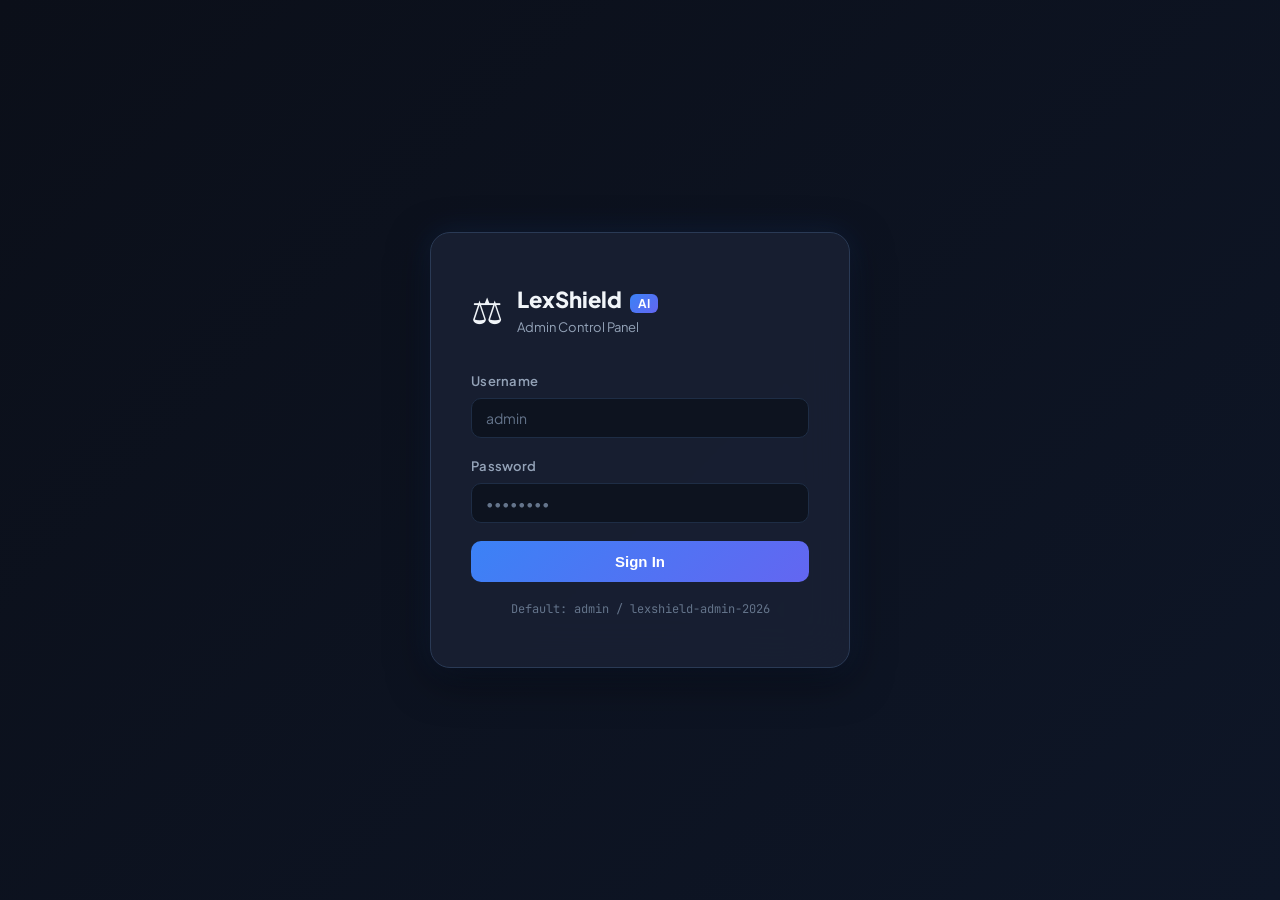
<file: frontend/admin.html>
<!DOCTYPE html>
<html lang="en" data-theme="dark">
<head>
  <meta charset="UTF-8" />
  <meta name="viewport" content="width=device-width, initial-scale=1.0" />
  <title>LexShield AI — Admin Panel</title>
  <meta name="description" content="Administrative dashboard for LexShield AI contract analyzer. Manage flags, rules, and send due reminder emails." />
  <link rel="preconnect" href="https://fonts.googleapis.com" crossorigin="anonymous">
  <link rel="preconnect" href="https://fonts.gstatic.com" crossorigin="anonymous">
  <link href="https://fonts.googleapis.com/css2?family=Plus+Jakarta+Sans:wght@400;500;600;700;800&family=JetBrains+Mono:wght@400;500&display=swap" rel="stylesheet" crossorigin="anonymous">
  <link rel="stylesheet" href="admin.css" />
</head>
<body>
  <!-- Login Overlay -->
  <div id="loginOverlay" class="login-overlay">
    <div class="login-card">
      <div class="login-logo">
        <span class="login-icon">⚖️</span>
        <div>
          <div class="login-brand">LexShield <span class="ai-tag">AI</span></div>
          <div class="login-sub">Admin Control Panel</div>
        </div>
      </div>
      <form id="loginForm" onsubmit="handleLogin(event)">
        <div class="form-group">
          <label class="form-label">Username</label>
          <input type="text" id="loginUser" class="form-input" placeholder="admin" autocomplete="username" required />
        </div>
        <div class="form-group">
          <label class="form-label">Password</label>
          <input type="password" id="loginPass" class="form-input" placeholder="••••••••" autocomplete="current-password" required />
        </div>
        <div id="loginError" class="login-error hidden"></div>
        <button type="submit" class="btn-login" id="loginBtn">
          <span id="loginBtnText">Sign In</span>
          <span id="loginSpinner" class="spinner hidden"></span>
        </button>
      </form>
      <div class="login-hint">Default: admin / lexshield-admin-2026</div>
    </div>
  </div>

  <!-- Main Admin Layout -->
  <div id="adminApp" class="admin-app hidden">
    <!-- Sidebar Navigation -->
    <aside class="sidebar" id="sidebar">
      <div class="sidebar-header">
        <span class="sidebar-logo">⚖️</span>
        <div>
          <div class="sidebar-brand">LexShield <span class="ai-tag">AI</span></div>
          <div class="sidebar-role">Admin Panel</div>
        </div>
      </div>

      <nav class="sidebar-nav">
        <button class="nav-item active" data-section="dashboard" onclick="switchSection('dashboard')">
          <span class="nav-icon">📊</span> Dashboard
        </button>
        <button class="nav-item" data-section="flags" onclick="switchSection('flags')">
          <span class="nav-icon">🚩</span> All Flags
        </button>
        <button class="nav-item" data-section="reminders" onclick="switchSection('reminders')">
          <span class="nav-icon">📧</span> Due Reminder Email
        </button>
        <button class="nav-item" data-section="rules" onclick="switchSection('rules')">
          <span class="nav-icon">⚙️</span> Trap Rules
        </button>
        <button class="nav-item" data-section="audit" onclick="switchSection('audit')">
          <span class="nav-icon">📋</span> Audit Logs
        </button>
        <button class="nav-item" data-section="policy" onclick="switchSection('policy')">
          <span class="nav-icon">💰</span> Payment Policy
        </button>
      </nav>

      <div class="sidebar-footer">
        <button class="btn-logout" onclick="handleLogout()">🚪 Sign Out</button>
        <a href="/" class="btn-back-link">← Back to App</a>
      </div>
    </aside>

    <!-- Main Content Area -->
    <main class="admin-main">
      <!-- Top Bar -->
      <header class="topbar">
        <button class="btn-hamburger" onclick="toggleSidebar()">☰</button>
        <h1 class="topbar-title" id="topbarTitle">Dashboard</h1>
        <div class="topbar-right">
          <span class="topbar-user" id="topbarUser">admin</span>
          <span class="topbar-status">● Online</span>
        </div>
      </header>

      <!-- Section: Dashboard -->
      <section class="content-section active" id="section-dashboard">
        <div class="kpi-row">
          <div class="kpi-card kpi-blue">
            <div class="kpi-icon">📄</div>
            <div class="kpi-data">
              <div class="kpi-value" id="kpiTotalScans">0</div>
              <div class="kpi-label">Total Scans</div>
            </div>
          </div>
          <div class="kpi-card kpi-green">
            <div class="kpi-icon">✅</div>
            <div class="kpi-data">
              <div class="kpi-value" id="kpiSafeCount">0</div>
              <div class="kpi-label">Safe Contracts</div>
            </div>
          </div>
          <div class="kpi-card kpi-amber">
            <div class="kpi-icon">⚠️</div>
            <div class="kpi-data">
              <div class="kpi-value" id="kpiCautionCount">0</div>
              <div class="kpi-label">Caution</div>
            </div>
          </div>
          <div class="kpi-card kpi-red">
            <div class="kpi-icon">🚨</div>
            <div class="kpi-data">
              <div class="kpi-value" id="kpiCriticalCount">0</div>
              <div class="kpi-label">Critical Traps</div>
            </div>
          </div>
          <div class="kpi-card kpi-purple">
            <div class="kpi-icon">⚙️</div>
            <div class="kpi-data">
              <div class="kpi-value" id="kpiActiveRules">0</div>
              <div class="kpi-label">Active Rules</div>
            </div>
          </div>
          <div class="kpi-card kpi-teal">
            <div class="kpi-icon">⏱️</div>
            <div class="kpi-data">
              <div class="kpi-value" id="kpiUptime">0m</div>
              <div class="kpi-label">Uptime</div>
            </div>
          </div>
        </div>

        <!-- Charts Row -->
        <div class="charts-row">
          <div class="chart-card">
            <h3 class="chart-title">Grade Distribution</h3>
            <div class="donut-chart" id="gradeDonut">
              <div class="donut-ring">
                <svg viewBox="0 0 120 120">
                  <circle class="donut-bg" cx="60" cy="60" r="52" />
                  <circle class="donut-seg donut-safe" id="donutSafe" cx="60" cy="60" r="52" />
                  <circle class="donut-seg donut-caution" id="donutCaution" cx="60" cy="60" r="52" />
                  <circle class="donut-seg donut-critical" id="donutCritical" cx="60" cy="60" r="52" />
                </svg>
                <div class="donut-center" id="donutCenterText">0</div>
              </div>
              <div class="donut-legend">
                <div class="legend-item"><span class="legend-dot dot-safe"></span> Safe</div>
                <div class="legend-item"><span class="legend-dot dot-caution"></span> Caution</div>
                <div class="legend-item"><span class="legend-dot dot-critical"></span> Critical</div>
              </div>
            </div>
          </div>
          <div class="chart-card">
            <h3 class="chart-title">Top Detected Traps</h3>
            <div class="bar-chart" id="topTrapsChart">
              <div class="bar-empty">No scan data yet. Analyze contracts to see trap statistics.</div>
            </div>
          </div>
          <div class="chart-card">
            <h3 class="chart-title">Category Breakdown</h3>
            <div class="category-list" id="categoryBreakdownList">
              <div class="bar-empty">No category data available.</div>
            </div>
          </div>
        </div>
      </section>

      <!-- Section: All Flags -->
      <section class="content-section" id="section-flags">
        <div class="section-toolbar">
          <div class="toolbar-left">
            <h2 class="section-heading">🚩 All Detection Flags & Rules</h2>
            <p class="section-desc">Complete overview of every risk flag and trap rule in the analyzer engine. Toggle rules on/off in real time.</p>
          </div>
          <div class="toolbar-right">
            <input type="text" id="flagSearchInput" class="search-input" placeholder="Search flags..." oninput="filterFlags()" />
            <select id="flagSeverityFilter" class="filter-select" onchange="filterFlags()">
              <option value="ALL">All Severities</option>
              <option value="CRITICAL">🚨 Critical</option>
              <option value="HIGH">⚠️ High</option>
              <option value="MEDIUM">ℹ️ Medium</option>
            </select>
            <select id="flagCategoryFilter" class="filter-select" onchange="filterFlags()">
              <option value="ALL">All Categories</option>
            </select>
          </div>
        </div>

        <div class="flags-summary-bar">
          <div class="flag-stat"><span class="flag-stat-num" id="flagTotalCount">0</span> Total Flags</div>
          <div class="flag-stat"><span class="flag-stat-num flag-on" id="flagEnabledCount">0</span> Enabled</div>
          <div class="flag-stat"><span class="flag-stat-num flag-off" id="flagDisabledCount">0</span> Disabled</div>
          <div class="flag-stat"><span class="flag-stat-num flag-crit" id="flagCritCount">0</span> Critical</div>
          <div class="flag-stat"><span class="flag-stat-num flag-high" id="flagHighCount">0</span> High</div>
          <div class="flag-stat"><span class="flag-stat-num flag-med" id="flagMedCount">0</span> Medium</div>
        </div>

        <div class="flags-grid" id="flagsGrid">
          <!-- Dynamically populated -->
        </div>
      </section>

      <!-- Section: Due Reminder Email -->
      <section class="content-section" id="section-reminders">
        <div class="section-toolbar">
          <div class="toolbar-left">
            <h2 class="section-heading">📧 Due Reminder Email Composer</h2>
            <p class="section-desc">Generate professional pre-due courtesy reminders and overdue late fee notice emails. Customize fields, preview, and copy with one click.</p>
          </div>
        </div>

        <div class="reminder-layout">
          <!-- Left: Composer Form -->
          <div class="reminder-form-card">
            <h3 class="form-section-title">📝 Email Details</h3>

            <div class="form-row-dual">
              <div class="form-group">
                <label class="form-label">Client Name / Company</label>
                <input type="text" id="reminderClientName" class="form-input" placeholder="e.g. Acme Corp / John Smith" />
              </div>
              <div class="form-group">
                <label class="form-label">Project Name</label>
                <input type="text" id="reminderProjectName" class="form-input" placeholder="e.g. Website Redesign Phase 2" />
              </div>
            </div>

            <div class="form-row-dual">
              <div class="form-group">
                <label class="form-label">Invoice Number</label>
                <input type="text" id="reminderInvoiceNo" class="form-input" placeholder="e.g. INV-2026-042" />
              </div>
              <div class="form-group">
                <label class="form-label">Invoice Amount</label>
                <div class="currency-wrap">
                  <select id="reminderCurrency" class="currency-sel">
                    <option value="$">$ USD</option>
                    <option value="₹">₹ INR</option>
                    <option value="€">€ EUR</option>
                    <option value="£">£ GBP</option>
                  </select>
                  <input type="number" id="reminderAmount" class="form-input" value="2500" min="0" step="any" />
                </div>
              </div>
            </div>

            <div class="form-row-dual">
              <div class="form-group">
                <label class="form-label">Payment Due Date</label>
                <input type="date" id="reminderDueDate" class="form-input" />
              </div>
              <div class="form-group">
                <label class="form-label">Days Overdue (0 = not yet overdue)</label>
                <input type="number" id="reminderDaysOverdue" class="form-input" value="0" min="0" max="365" />
              </div>
            </div>

            <div class="form-row-dual">
              <div class="form-group">
                <label class="form-label">Late Fee Rate (% per month)</label>
                <input type="number" id="reminderLateRate" class="form-input" value="1.5" min="0" max="100" step="0.1" />
              </div>
              <div class="form-group">
                <label class="form-label">Your Name</label>
                <input type="text" id="reminderYourName" class="form-input" placeholder="e.g. Snehangshu Bhattacharya" />
              </div>
            </div>

            <div class="form-group">
              <label class="form-label">Payment Method / Link</label>
              <input type="text" id="reminderPaymentMethod" class="form-input" placeholder="e.g. UPI: yourname@upi or PayPal link" />
            </div>

            <div class="reminder-type-selector">
              <h3 class="form-section-title">📨 Email Type</h3>
              <div class="type-toggle-row">
                <button class="type-btn active" id="typeBtnReminder" onclick="setEmailType('reminder')">
                  <span class="type-icon">⏰</span>
                  <div>
                    <strong>Pre-Due Courtesy Reminder</strong>
                    <small>Send 2 days before due date</small>
                  </div>
                </button>
                <button class="type-btn" id="typeBtnOverdue" onclick="setEmailType('overdue')">
                  <span class="type-icon">🚨</span>
                  <div>
                    <strong>Overdue Late Fee Notice</strong>
                    <small>Send after payment date is missed</small>
                  </div>
                </button>
              </div>
            </div>

            <button class="btn-generate" onclick="generateReminderEmail()">
              ✨ Generate Email
            </button>
          </div>

          <!-- Right: Live Preview -->
          <div class="reminder-preview-card">
            <div class="preview-header">
              <h3 class="preview-title">📬 Email Preview</h3>
              <div class="preview-actions">
                <button class="btn-sm btn-copy" onclick="copyReminderEmail()">📋 Copy</button>
                <button class="btn-sm btn-mailto" onclick="openReminderInMailApp()">✉️ Open in Mail</button>
              </div>
            </div>
            <div class="preview-meta">
              <div class="meta-row"><span class="meta-label">Subject:</span> <span id="previewSubject" class="meta-value">—</span></div>
              <div class="meta-row"><span class="meta-label">To:</span> <span id="previewTo" class="meta-value">client@company.com</span></div>
            </div>
            <div class="preview-body">
              <pre id="previewEmailBody" class="email-preview-text">Fill in the form and click "Generate Email" to preview your reminder here.</pre>
            </div>

            <div class="late-fee-summary" id="lateFeeBox">
              <div class="lf-header">💰 Late Fee Calculation</div>
              <div class="lf-row"><span>Original Invoice:</span> <strong id="lfOriginal">$0.00</strong></div>
              <div class="lf-row lf-danger"><span>Accrued Late Fee:</span> <strong id="lfExtra">+$0.00</strong></div>
              <div class="lf-row lf-total"><span>Total Client Owes:</span> <strong id="lfTotal">$0.00</strong></div>
            </div>
          </div>
        </div>
      </section>

      <!-- Section: Trap Rules -->
      <section class="content-section" id="section-rules">
        <div class="section-toolbar">
          <div class="toolbar-left">
            <h2 class="section-heading">⚙️ Trap Rules Engine</h2>
            <p class="section-desc">Manage all detection rules. Enable/disable rules, view patterns, and add custom rules to the live engine.</p>
          </div>
          <div class="toolbar-right">
            <button class="btn-primary btn-sm" onclick="openAddRuleModal()">+ Add Custom Rule</button>
          </div>
        </div>

        <div class="rules-table-wrap">
          <table class="rules-table" id="rulesTable">
            <thead>
              <tr>
                <th>Status</th>
                <th>Rule ID</th>
                <th>Title</th>
                <th>Category</th>
                <th>Severity</th>
                <th>Weight</th>
                <th>Patterns</th>
                <th>Actions</th>
              </tr>
            </thead>
            <tbody id="rulesTableBody">
              <!-- Dynamically populated -->
            </tbody>
          </table>
        </div>
      </section>

      <!-- Section: Audit Logs -->
      <section class="content-section" id="section-audit">
        <div class="section-toolbar">
          <div class="toolbar-left">
            <h2 class="section-heading">📋 Audit Log Stream</h2>
            <p class="section-desc">Real-time security and activity audit trail. Filter by status, event type, or search keywords.</p>
          </div>
          <div class="toolbar-right">
            <select id="auditStatusFilter" class="filter-select" onchange="loadAuditLogs()">
              <option value="all">All Status</option>
              <option value="success">✅ Success (2xx/3xx)</option>
              <option value="error">❌ Errors (4xx/5xx)</option>
            </select>
            <select id="auditEventFilter" class="filter-select" onchange="loadAuditLogs()">
              <option value="all">All Events</option>
              <option value="http">HTTP Requests</option>
              <option value="admin_auth">Auth Events</option>
              <option value="admin_auth_failed">Failed Auth</option>
            </select>
            <button class="btn-danger-sm" onclick="clearAuditLogs()">🗑️ Clear Logs</button>
            <button class="btn-secondary btn-sm" onclick="loadAuditLogs()">🔄 Refresh</button>
          </div>
        </div>

        <div class="audit-table-wrap">
          <table class="audit-table" id="auditTable">
            <thead>
              <tr>
                <th>#</th>
                <th>Timestamp</th>
                <th>IP</th>
                <th>Method</th>
                <th>Endpoint</th>
                <th>Status</th>
                <th>Duration</th>
                <th>Type</th>
                <th>Details</th>
              </tr>
            </thead>
            <tbody id="auditTableBody">
              <tr><td colspan="9" class="empty-row">No audit logs yet.</td></tr>
            </tbody>
          </table>
        </div>
      </section>

      <!-- Section: Payment Policy -->
      <section class="content-section" id="section-policy">
        <div class="section-toolbar">
          <div class="toolbar-left">
            <h2 class="section-heading">💰 Payment & Reminder Policy Settings</h2>
            <p class="section-desc">Configure default late payment rates, reminder timing, grace periods, and surcharges for the analyzer engine.</p>
          </div>
        </div>

        <div class="policy-form-card">
          <div class="form-row-dual">
            <div class="form-group">
              <label class="form-label">Monthly Late Fee Rate (%)</label>
              <input type="number" id="policyRate" class="form-input" value="1.5" min="0" max="100" step="0.1" />
            </div>
            <div class="form-group">
              <label class="form-label">Reminder Days Before Due Date</label>
              <input type="number" id="policyReminderDays" class="form-input" value="2" min="1" max="30" />
            </div>
          </div>
          <div class="form-row-dual">
            <div class="form-group">
              <label class="form-label">Grace Period (days)</label>
              <input type="number" id="policyGrace" class="form-input" value="0" min="0" max="30" />
            </div>
            <div class="form-group">
              <label class="form-label">Flat Surcharge</label>
              <input type="number" id="policyFlat" class="form-input" value="0" min="0" step="any" />
            </div>
          </div>
          <div class="form-row-dual">
            <div class="form-group">
              <label class="form-label">Currency Symbol</label>
              <input type="text" id="policyCurrency" class="form-input" value="$" maxlength="5" />
            </div>
            <div class="form-group">
              <label class="form-label">Require Courtesy Notice</label>
              <select id="policyCourtesy" class="form-input">
                <option value="true">Yes — Send reminder before due date</option>
                <option value="false">No — Skip courtesy reminder</option>
              </select>
            </div>
          </div>
          <button class="btn-primary" onclick="savePolicySettings()">💾 Save Policy Settings</button>
          <div id="policySaveStatus" class="save-status hidden"></div>
        </div>
      </section>
    </main>
  </div>

  <!-- Add Rule Modal -->
  <div id="addRuleModal" class="modal-overlay hidden" onclick="closeAddRuleModalOnBackdrop(event)">
    <div class="modal-card modal-wide">
      <div class="modal-header">
        <h3>➕ Add Custom Detection Rule</h3>
        <button class="btn-close" onclick="closeAddRuleModal()">×</button>
      </div>
      <div class="modal-body">
        <div class="form-row-dual">
          <div class="form-group">
            <label class="form-label">Rule ID</label>
            <input type="text" id="newRuleId" class="form-input" placeholder="e.g. custom_nda_trap" />
          </div>
          <div class="form-group">
            <label class="form-label">Title</label>
            <input type="text" id="newRuleTitle" class="form-input" placeholder="e.g. Overly Broad NDA" />
          </div>
        </div>
        <div class="form-row-dual">
          <div class="form-group">
            <label class="form-label">Category</label>
            <input type="text" id="newRuleCategory" class="form-input" placeholder="e.g. Confidentiality" />
          </div>
          <div class="form-group">
            <label class="form-label">Severity</label>
            <select id="newRuleSeverity" class="form-input">
              <option value="CRITICAL">CRITICAL</option>
              <option value="HIGH" selected>HIGH</option>
              <option value="MEDIUM">MEDIUM</option>
            </select>
          </div>
        </div>
        <div class="form-group">
          <label class="form-label">Weight (penalty points, 1-50)</label>
          <input type="number" id="newRuleWeight" class="form-input" value="15" min="1" max="50" />
        </div>
        <div class="form-group">
          <label class="form-label">Regex Patterns (one per line)</label>
          <textarea id="newRulePatterns" class="form-input form-textarea" rows="4" placeholder="e.g. perpetual\\s+nda&#10;non-disclosure\\s+without\\s+limit"></textarea>
        </div>
        <div class="form-group">
          <label class="form-label">Plain Translation</label>
          <textarea id="newRulePlain" class="form-input form-textarea" rows="2" placeholder="What this means in simple language..."></textarea>
        </div>
        <div class="form-group">
          <label class="form-label">Why It's Risky</label>
          <textarea id="newRuleWhy" class="form-input form-textarea" rows="2" placeholder="Why this clause is dangerous..."></textarea>
        </div>
        <div class="form-group">
          <label class="form-label">Recommended Solution Clause</label>
          <textarea id="newRuleSolution" class="form-input form-textarea" rows="3" placeholder='e.g. "Confidentiality obligations shall expire..."'></textarea>
        </div>
        <div class="form-group">
          <label class="form-label">Negotiation Tip</label>
          <textarea id="newRuleTip" class="form-input form-textarea" rows="2" placeholder="e.g. Tell the client: 'Standard NDAs have a time limit...'"></textarea>
        </div>
      </div>
      <div class="modal-footer">
        <button class="btn-secondary" onclick="closeAddRuleModal()">Cancel</button>
        <button class="btn-primary" onclick="submitNewRule()">➕ Add Rule</button>
      </div>
    </div>
  </div>

  <!-- Flag Detail Modal -->
  <div id="flagDetailModal" class="modal-overlay hidden" onclick="closeFlagDetailOnBackdrop(event)">
    <div class="modal-card modal-wide">
      <div class="modal-header">
        <h3 id="flagDetailTitle">Flag Details</h3>
        <button class="btn-close" onclick="closeFlagDetailModal()">×</button>
      </div>
      <div class="modal-body" id="flagDetailBody">
        <!-- Dynamically filled -->
      </div>
      <div class="modal-footer">
        <button class="btn-secondary" onclick="closeFlagDetailModal()">Close</button>
      </div>
    </div>
  </div>

  <!-- Toast -->
  <div id="adminToast" class="toast hidden">Action completed!</div>

  <script src="admin.js"></script>
</body>
</html>
</file>
<file: frontend/admin.css>
/* ================================================
   LexShield AI — Admin Panel Stylesheet
   Premium dark glassmorphism admin dashboard
   ================================================ */

:root {
  --bg-primary: #0b0f19;
  --bg-secondary: #111827;
  --bg-card: #1a2234;
  --bg-card-hover: #1f2d45;
  --bg-input: #0d131f;
  --bg-sidebar: #0e1525;
  --bg-glass: rgba(26, 34, 52, 0.85);

  --border-color: #1e2d45;
  --border-light: #2a3a55;
  --border-accent: rgba(59, 130, 246, 0.3);

  --text-main: #f1f5f9;
  --text-muted: #94a3b8;
  --text-dim: #64748b;

  --primary: #3b82f6;
  --primary-hover: #2563eb;
  --primary-glow: rgba(59, 130, 246, 0.2);
  --primary-light: rgba(59, 130, 246, 0.12);

  --danger: #ef4444;
  --danger-bg: rgba(239, 68, 68, 0.1);
  --danger-border: rgba(239, 68, 68, 0.3);

  --warning: #f59e0b;
  --warning-bg: rgba(245, 158, 11, 0.1);
  --warning-border: rgba(245, 158, 11, 0.3);

  --success: #10b981;
  --success-bg: rgba(16, 185, 129, 0.1);
  --success-border: rgba(16, 185, 129, 0.3);

  --purple: #8b5cf6;
  --purple-bg: rgba(139, 92, 246, 0.1);

  --teal: #14b8a6;
  --teal-bg: rgba(20, 184, 166, 0.1);

  --radius-sm: 6px;
  --radius-md: 10px;
  --radius-lg: 14px;
  --radius-xl: 20px;
  --radius-full: 9999px;

  --shadow-sm: 0 1px 3px rgba(0, 0, 0, 0.3);
  --shadow-md: 0 4px 16px rgba(0, 0, 0, 0.4);
  --shadow-lg: 0 12px 40px rgba(0, 0, 0, 0.5);
  --shadow-glow: 0 0 30px rgba(59, 130, 246, 0.15);

  --font-sans: 'Plus Jakarta Sans', system-ui, -apple-system, sans-serif;
  --font-mono: 'JetBrains Mono', 'Cascadia Code', monospace;

  --sidebar-width: 260px;
  --topbar-height: 60px;

  --transition-fast: 0.15s ease;
  --transition-med: 0.25s ease;
  --transition-slow: 0.4s cubic-bezier(0.4, 0, 0.2, 1);
}

/* ---- Reset ---- */
*, *::before, *::after { box-sizing: border-box; margin: 0; padding: 0; }
html { scroll-behavior: smooth; }
body {
  font-family: var(--font-sans);
  background: var(--bg-primary);
  color: var(--text-main);
  line-height: 1.6;
  min-height: 100vh;
  overflow-x: hidden;
  -webkit-font-smoothing: antialiased;
}

/* ================================================
   LOGIN OVERLAY
   ================================================ */
.login-overlay {
  position: fixed;
  inset: 0;
  z-index: 9999;
  display: flex;
  align-items: center;
  justify-content: center;
  background: linear-gradient(135deg, #0b0f19 0%, #111d35 50%, #0b0f19 100%);
  background-size: 400% 400%;
  animation: gradientShift 8s ease infinite;
}

@keyframes gradientShift {
  0%, 100% { background-position: 0% 50%; }
  50% { background-position: 100% 50%; }
}

.login-card {
  background: var(--bg-glass);
  backdrop-filter: blur(24px);
  -webkit-backdrop-filter: blur(24px);
  border: 1px solid var(--border-light);
  border-radius: var(--radius-xl);
  padding: 48px 40px;
  width: 420px;
  max-width: 95vw;
  box-shadow: var(--shadow-lg), var(--shadow-glow);
  animation: fadeSlideUp 0.5s ease;
}

@keyframes fadeSlideUp {
  from { opacity: 0; transform: translateY(24px); }
  to { opacity: 1; transform: translateY(0); }
}

.login-logo {
  display: flex;
  align-items: center;
  gap: 14px;
  margin-bottom: 32px;
}
.login-icon { font-size: 36px; }
.login-brand { font-size: 22px; font-weight: 800; color: var(--text-main); }
.login-sub { font-size: 13px; color: var(--text-muted); }
.ai-tag {
  background: linear-gradient(135deg, var(--primary), #6366f1);
  color: #fff;
  padding: 2px 8px;
  border-radius: var(--radius-sm);
  font-size: 12px;
  font-weight: 700;
  margin-left: 4px;
}

.form-group { margin-bottom: 18px; }
.form-label {
  display: block;
  font-size: 13px;
  font-weight: 600;
  color: var(--text-muted);
  margin-bottom: 6px;
  letter-spacing: 0.02em;
}
.form-input {
  width: 100%;
  background: var(--bg-input);
  border: 1px solid var(--border-color);
  border-radius: var(--radius-md);
  padding: 10px 14px;
  color: var(--text-main);
  font-family: var(--font-sans);
  font-size: 14px;
  transition: border-color var(--transition-fast), box-shadow var(--transition-fast);
  outline: none;
}
.form-input:focus {
  border-color: var(--primary);
  box-shadow: 0 0 0 3px var(--primary-glow);
}
.form-input::placeholder { color: var(--text-dim); }
.form-textarea {
  resize: vertical;
  min-height: 60px;
  font-family: var(--font-mono);
  font-size: 13px;
}

.login-error {
  background: var(--danger-bg);
  border: 1px solid var(--danger-border);
  color: var(--danger);
  padding: 10px 14px;
  border-radius: var(--radius-md);
  font-size: 13px;
  margin-bottom: 14px;
}

.btn-login {
  width: 100%;
  padding: 12px;
  background: linear-gradient(135deg, var(--primary), #6366f1);
  color: #fff;
  border: none;
  border-radius: var(--radius-md);
  font-size: 15px;
  font-weight: 700;
  cursor: pointer;
  transition: transform var(--transition-fast), box-shadow var(--transition-fast);
  display: flex;
  align-items: center;
  justify-content: center;
  gap: 8px;
}
.btn-login:hover { transform: translateY(-1px); box-shadow: 0 6px 20px rgba(59, 130, 246, 0.4); }
.btn-login:active { transform: scale(0.98); }

.login-hint {
  margin-top: 18px;
  text-align: center;
  font-size: 12px;
  color: var(--text-dim);
  font-family: var(--font-mono);
}

.spinner {
  width: 18px;
  height: 18px;
  border: 2px solid rgba(255,255,255,0.3);
  border-top-color: #fff;
  border-radius: 50%;
  animation: spin 0.6s linear infinite;
}
@keyframes spin { to { transform: rotate(360deg); } }

.hidden { display: none !important; }

/* ================================================
   ADMIN LAYOUT
   ================================================ */
.admin-app {
  display: flex;
  min-height: 100vh;
}

/* SIDEBAR */
.sidebar {
  width: var(--sidebar-width);
  background: var(--bg-sidebar);
  border-right: 1px solid var(--border-color);
  display: flex;
  flex-direction: column;
  position: fixed;
  top: 0;
  left: 0;
  bottom: 0;
  z-index: 100;
  transition: transform var(--transition-slow);
}

.sidebar-header {
  display: flex;
  align-items: center;
  gap: 12px;
  padding: 20px 20px 16px;
  border-bottom: 1px solid var(--border-color);
}
.sidebar-logo { font-size: 28px; }
.sidebar-brand { font-size: 17px; font-weight: 800; }
.sidebar-role { font-size: 11px; color: var(--text-dim); text-transform: uppercase; letter-spacing: 0.08em; }

.sidebar-nav {
  flex: 1;
  padding: 12px 10px;
  display: flex;
  flex-direction: column;
  gap: 4px;
  overflow-y: auto;
}

.nav-item {
  display: flex;
  align-items: center;
  gap: 12px;
  width: 100%;
  padding: 11px 16px;
  background: transparent;
  border: none;
  border-radius: var(--radius-md);
  color: var(--text-muted);
  font-family: var(--font-sans);
  font-size: 14px;
  font-weight: 500;
  cursor: pointer;
  transition: all var(--transition-fast);
  text-align: left;
}
.nav-item:hover {
  background: var(--primary-light);
  color: var(--text-main);
}
.nav-item.active {
  background: linear-gradient(135deg, var(--primary-light), rgba(99, 102, 241, 0.12));
  color: var(--primary);
  font-weight: 700;
  border-left: 3px solid var(--primary);
}
.nav-icon { font-size: 18px; width: 24px; text-align: center; }

.sidebar-footer {
  padding: 16px;
  border-top: 1px solid var(--border-color);
  display: flex;
  flex-direction: column;
  gap: 8px;
}
.btn-logout {
  width: 100%;
  padding: 10px;
  background: var(--danger-bg);
  border: 1px solid var(--danger-border);
  border-radius: var(--radius-md);
  color: var(--danger);
  font-family: var(--font-sans);
  font-size: 13px;
  font-weight: 600;
  cursor: pointer;
  transition: all var(--transition-fast);
}
.btn-logout:hover { background: rgba(239, 68, 68, 0.2); }

.btn-back-link {
  display: block;
  text-align: center;
  font-size: 12px;
  color: var(--text-dim);
  text-decoration: none;
  transition: color var(--transition-fast);
}
.btn-back-link:hover { color: var(--primary); }

/* MAIN CONTENT */
.admin-main {
  flex: 1;
  margin-left: var(--sidebar-width);
  min-height: 100vh;
  display: flex;
  flex-direction: column;
}

/* TOPBAR */
.topbar {
  position: sticky;
  top: 0;
  z-index: 50;
  height: var(--topbar-height);
  display: flex;
  align-items: center;
  padding: 0 28px;
  background: rgba(11, 15, 25, 0.85);
  backdrop-filter: blur(16px);
  -webkit-backdrop-filter: blur(16px);
  border-bottom: 1px solid var(--border-color);
}
.btn-hamburger {
  display: none;
  background: none;
  border: none;
  color: var(--text-main);
  font-size: 22px;
  cursor: pointer;
  margin-right: 14px;
}
.topbar-title { font-size: 18px; font-weight: 700; flex: 1; }
.topbar-right { display: flex; align-items: center; gap: 14px; }
.topbar-user { font-size: 13px; color: var(--text-muted); font-weight: 600; }
.topbar-status { font-size: 12px; color: var(--success); font-weight: 600; }

/* CONTENT SECTIONS */
.content-section {
  display: none;
  padding: 28px;
  flex: 1;
  animation: sectionFadeIn 0.3s ease;
}
.content-section.active { display: block; }

@keyframes sectionFadeIn {
  from { opacity: 0; transform: translateY(8px); }
  to { opacity: 1; transform: translateY(0); }
}

/* ================================================
   DASHBOARD KPIs
   ================================================ */
.kpi-row {
  display: grid;
  grid-template-columns: repeat(auto-fill, minmax(180px, 1fr));
  gap: 16px;
  margin-bottom: 28px;
}

.kpi-card {
  background: var(--bg-card);
  border: 1px solid var(--border-color);
  border-radius: var(--radius-lg);
  padding: 20px;
  display: flex;
  align-items: center;
  gap: 16px;
  transition: all var(--transition-fast);
  position: relative;
  overflow: hidden;
}
.kpi-card::before {
  content: '';
  position: absolute;
  top: 0;
  left: 0;
  right: 0;
  height: 3px;
}
.kpi-blue::before { background: linear-gradient(90deg, var(--primary), #6366f1); }
.kpi-green::before { background: linear-gradient(90deg, var(--success), #34d399); }
.kpi-amber::before { background: linear-gradient(90deg, var(--warning), #fbbf24); }
.kpi-red::before { background: linear-gradient(90deg, var(--danger), #f87171); }
.kpi-purple::before { background: linear-gradient(90deg, var(--purple), #a78bfa); }
.kpi-teal::before { background: linear-gradient(90deg, var(--teal), #5eead4); }

.kpi-card:hover {
  border-color: var(--border-light);
  transform: translateY(-2px);
  box-shadow: var(--shadow-md);
}

.kpi-icon { font-size: 28px; }
.kpi-value { font-size: 28px; font-weight: 800; line-height: 1.1; }
.kpi-label { font-size: 12px; color: var(--text-muted); font-weight: 500; margin-top: 2px; }

/* CHARTS */
.charts-row {
  display: grid;
  grid-template-columns: repeat(auto-fill, minmax(320px, 1fr));
  gap: 20px;
}

.chart-card {
  background: var(--bg-card);
  border: 1px solid var(--border-color);
  border-radius: var(--radius-lg);
  padding: 24px;
}
.chart-title {
  font-size: 14px;
  font-weight: 700;
  color: var(--text-muted);
  text-transform: uppercase;
  letter-spacing: 0.05em;
  margin-bottom: 20px;
}

/* Donut Chart */
.donut-chart { display: flex; align-items: center; gap: 24px; }
.donut-ring { position: relative; width: 120px; height: 120px; flex-shrink: 0; }
.donut-ring svg { transform: rotate(-90deg); }
.donut-bg { fill: none; stroke: var(--border-color); stroke-width: 10; }
.donut-seg {
  fill: none;
  stroke-width: 10;
  stroke-linecap: round;
  transition: stroke-dasharray var(--transition-slow), stroke-dashoffset var(--transition-slow);
}
.donut-safe { stroke: var(--success); }
.donut-caution { stroke: var(--warning); }
.donut-critical { stroke: var(--danger); }

.donut-center {
  position: absolute;
  top: 50%;
  left: 50%;
  transform: translate(-50%, -50%);
  font-size: 22px;
  font-weight: 800;
  color: var(--text-main);
}

.donut-legend { display: flex; flex-direction: column; gap: 10px; }
.legend-item { display: flex; align-items: center; gap: 8px; font-size: 13px; color: var(--text-muted); }
.legend-dot {
  width: 10px;
  height: 10px;
  border-radius: 50%;
}
.dot-safe { background: var(--success); }
.dot-caution { background: var(--warning); }
.dot-critical { background: var(--danger); }

/* Bar Chart */
.bar-chart { min-height: 140px; }
.bar-empty, .empty-row {
  color: var(--text-dim);
  font-size: 13px;
  text-align: center;
  padding: 30px;
}
.bar-item {
  display: flex;
  align-items: center;
  gap: 12px;
  margin-bottom: 12px;
}
.bar-label {
  width: 140px;
  font-size: 12px;
  color: var(--text-muted);
  text-overflow: ellipsis;
  overflow: hidden;
  white-space: nowrap;
  font-family: var(--font-mono);
}
.bar-track {
  flex: 1;
  height: 22px;
  background: var(--bg-input);
  border-radius: var(--radius-sm);
  overflow: hidden;
}
.bar-fill {
  height: 100%;
  background: linear-gradient(90deg, var(--primary), #6366f1);
  border-radius: var(--radius-sm);
  transition: width var(--transition-slow);
  min-width: 4px;
}
.bar-count {
  width: 36px;
  text-align: right;
  font-size: 13px;
  font-weight: 700;
  color: var(--text-main);
}

/* Category List */
.category-list { min-height: 140px; }
.cat-item {
  display: flex;
  align-items: center;
  justify-content: space-between;
  padding: 10px 0;
  border-bottom: 1px solid var(--border-color);
}
.cat-item:last-child { border-bottom: none; }
.cat-name { font-size: 13px; color: var(--text-muted); }
.cat-count {
  font-size: 14px;
  font-weight: 700;
  background: var(--primary-light);
  color: var(--primary);
  padding: 3px 10px;
  border-radius: var(--radius-full);
}

/* ================================================
   ALL FLAGS SECTION
   ================================================ */
.section-toolbar {
  display: flex;
  align-items: flex-start;
  justify-content: space-between;
  gap: 20px;
  margin-bottom: 24px;
  flex-wrap: wrap;
}
.toolbar-left { flex: 1; min-width: 200px; }
.toolbar-right {
  display: flex;
  align-items: center;
  gap: 10px;
  flex-wrap: wrap;
}

.section-heading {
  font-size: 22px;
  font-weight: 800;
  margin-bottom: 4px;
}
.section-desc { font-size: 13px; color: var(--text-muted); line-height: 1.5; }

.search-input {
  background: var(--bg-input);
  border: 1px solid var(--border-color);
  border-radius: var(--radius-md);
  padding: 8px 14px;
  color: var(--text-main);
  font-family: var(--font-sans);
  font-size: 13px;
  width: 200px;
  outline: none;
  transition: border-color var(--transition-fast);
}
.search-input:focus { border-color: var(--primary); }
.search-input::placeholder { color: var(--text-dim); }

.filter-select {
  background: var(--bg-input);
  border: 1px solid var(--border-color);
  border-radius: var(--radius-md);
  padding: 8px 12px;
  color: var(--text-main);
  font-family: var(--font-sans);
  font-size: 13px;
  outline: none;
  cursor: pointer;
}

.flags-summary-bar {
  display: flex;
  gap: 20px;
  padding: 14px 20px;
  background: var(--bg-card);
  border: 1px solid var(--border-color);
  border-radius: var(--radius-lg);
  margin-bottom: 20px;
  flex-wrap: wrap;
}
.flag-stat { font-size: 13px; color: var(--text-muted); }
.flag-stat-num { font-weight: 800; font-size: 16px; margin-right: 4px; }
.flag-on { color: var(--success); }
.flag-off { color: var(--text-dim); }
.flag-crit { color: var(--danger); }
.flag-high { color: var(--warning); }
.flag-med { color: var(--primary); }

.flags-grid {
  display: grid;
  grid-template-columns: repeat(auto-fill, minmax(380px, 1fr));
  gap: 16px;
}

.flag-card {
  background: var(--bg-card);
  border: 1px solid var(--border-color);
  border-radius: var(--radius-lg);
  padding: 20px;
  transition: all var(--transition-fast);
  cursor: pointer;
  position: relative;
  overflow: hidden;
}
.flag-card::before {
  content: '';
  position: absolute;
  top: 0; left: 0; right: 0;
  height: 3px;
}
.flag-card.sev-critical::before { background: var(--danger); }
.flag-card.sev-high::before { background: var(--warning); }
.flag-card.sev-medium::before { background: var(--primary); }

.flag-card:hover {
  border-color: var(--border-light);
  transform: translateY(-2px);
  box-shadow: var(--shadow-md);
}
.flag-card.disabled {
  opacity: 0.5;
}

.flag-card-header {
  display: flex;
  align-items: flex-start;
  justify-content: space-between;
  margin-bottom: 10px;
  gap: 10px;
}
.flag-title { font-size: 15px; font-weight: 700; line-height: 1.3; flex: 1; }
.flag-toggle-wrap { flex-shrink: 0; }

/* Toggle Switch */
.toggle-switch {
  position: relative;
  width: 44px;
  height: 24px;
}
.toggle-switch input { opacity: 0; width: 0; height: 0; }
.toggle-slider {
  position: absolute;
  cursor: pointer;
  inset: 0;
  background: var(--border-color);
  border-radius: 24px;
  transition: all var(--transition-fast);
}
.toggle-slider::before {
  content: '';
  position: absolute;
  height: 18px;
  width: 18px;
  left: 3px;
  bottom: 3px;
  background: #fff;
  border-radius: 50%;
  transition: transform var(--transition-fast);
}
.toggle-switch input:checked + .toggle-slider { background: var(--success); }
.toggle-switch input:checked + .toggle-slider::before { transform: translateX(20px); }

.flag-meta {
  display: flex;
  align-items: center;
  gap: 8px;
  flex-wrap: wrap;
  margin-bottom: 10px;
}
.flag-badge {
  padding: 3px 10px;
  border-radius: var(--radius-full);
  font-size: 11px;
  font-weight: 700;
  text-transform: uppercase;
  letter-spacing: 0.04em;
}
.badge-critical { background: var(--danger-bg); color: var(--danger); border: 1px solid var(--danger-border); }
.badge-high { background: var(--warning-bg); color: var(--warning); border: 1px solid var(--warning-border); }
.badge-medium { background: var(--primary-light); color: var(--primary); border: 1px solid var(--border-accent); }

.flag-category {
  font-size: 12px;
  color: var(--text-dim);
  font-weight: 500;
}

.flag-desc {
  font-size: 13px;
  color: var(--text-muted);
  line-height: 1.5;
  display: -webkit-box;
  -webkit-line-clamp: 2;
  -webkit-box-orient: vertical;
  overflow: hidden;
}

.flag-footer {
  display: flex;
  align-items: center;
  justify-content: space-between;
  margin-top: 12px;
  padding-top: 12px;
  border-top: 1px solid var(--border-color);
}
.flag-weight {
  font-size: 12px;
  color: var(--text-dim);
  font-family: var(--font-mono);
}
.flag-patterns {
  font-size: 12px;
  color: var(--text-dim);
}
.btn-details {
  padding: 5px 12px;
  background: var(--primary-light);
  color: var(--primary);
  border: 1px solid var(--border-accent);
  border-radius: var(--radius-sm);
  font-size: 12px;
  font-weight: 600;
  cursor: pointer;
  transition: all var(--transition-fast);
}
.btn-details:hover { background: var(--primary); color: #fff; }

/* ================================================
   REMINDER EMAIL SECTION
   ================================================ */
.reminder-layout {
  display: grid;
  grid-template-columns: 1fr 1fr;
  gap: 24px;
}

.reminder-form-card,
.reminder-preview-card {
  background: var(--bg-card);
  border: 1px solid var(--border-color);
  border-radius: var(--radius-lg);
  padding: 24px;
}

.form-section-title {
  font-size: 16px;
  font-weight: 700;
  margin-bottom: 18px;
  color: var(--text-main);
}

.form-row-dual {
  display: grid;
  grid-template-columns: 1fr 1fr;
  gap: 14px;
  margin-bottom: 14px;
}

.currency-wrap {
  display: flex;
  gap: 8px;
}
.currency-sel {
  background: var(--bg-input);
  border: 1px solid var(--border-color);
  border-radius: var(--radius-md);
  padding: 8px 10px;
  color: var(--text-main);
  font-family: var(--font-sans);
  font-size: 13px;
  width: 100px;
  outline: none;
}

.reminder-type-selector { margin: 20px 0; }

.type-toggle-row {
  display: grid;
  grid-template-columns: 1fr 1fr;
  gap: 12px;
}

.type-btn {
  display: flex;
  align-items: center;
  gap: 12px;
  padding: 14px 16px;
  background: var(--bg-input);
  border: 2px solid var(--border-color);
  border-radius: var(--radius-lg);
  color: var(--text-muted);
  cursor: pointer;
  transition: all var(--transition-fast);
  text-align: left;
  font-family: var(--font-sans);
}
.type-btn:hover { border-color: var(--border-light); color: var(--text-main); }
.type-btn.active {
  border-color: var(--primary);
  background: var(--primary-light);
  color: var(--text-main);
  box-shadow: 0 0 0 3px var(--primary-glow);
}
.type-icon { font-size: 28px; }
.type-btn strong { display: block; font-size: 14px; margin-bottom: 2px; }
.type-btn small { font-size: 12px; color: var(--text-dim); }

.btn-generate {
  width: 100%;
  padding: 14px;
  background: linear-gradient(135deg, var(--primary), #6366f1);
  color: #fff;
  border: none;
  border-radius: var(--radius-md);
  font-size: 15px;
  font-weight: 700;
  cursor: pointer;
  margin-top: 10px;
  transition: all var(--transition-fast);
}
.btn-generate:hover { transform: translateY(-1px); box-shadow: 0 6px 24px rgba(59, 130, 246, 0.4); }
.btn-generate:active { transform: scale(0.98); }

/* Preview */
.preview-header {
  display: flex;
  align-items: center;
  justify-content: space-between;
  margin-bottom: 16px;
}
.preview-title { font-size: 16px; font-weight: 700; }
.preview-actions { display: flex; gap: 8px; }

.btn-sm {
  padding: 7px 14px;
  border-radius: var(--radius-sm);
  font-size: 12px;
  font-weight: 600;
  cursor: pointer;
  border: none;
  font-family: var(--font-sans);
  transition: all var(--transition-fast);
}
.btn-copy { background: var(--primary-light); color: var(--primary); border: 1px solid var(--border-accent); }
.btn-copy:hover { background: var(--primary); color: #fff; }
.btn-mailto { background: var(--success-bg); color: var(--success); border: 1px solid var(--success-border); }
.btn-mailto:hover { background: var(--success); color: #fff; }

.preview-meta {
  padding: 12px 16px;
  background: var(--bg-input);
  border: 1px solid var(--border-color);
  border-radius: var(--radius-md);
  margin-bottom: 14px;
}
.meta-row { margin-bottom: 4px; font-size: 13px; }
.meta-row:last-child { margin-bottom: 0; }
.meta-label { color: var(--text-dim); font-weight: 600; }
.meta-value { color: var(--text-main); }

.preview-body {
  background: var(--bg-input);
  border: 1px solid var(--border-color);
  border-radius: var(--radius-md);
  padding: 16px;
  margin-bottom: 14px;
  max-height: 380px;
  overflow-y: auto;
}
.email-preview-text {
  font-family: var(--font-sans);
  font-size: 13px;
  color: var(--text-muted);
  white-space: pre-wrap;
  word-wrap: break-word;
  line-height: 1.7;
  margin: 0;
}

/* Late Fee Summary */
.late-fee-summary {
  background: var(--bg-input);
  border: 1px solid var(--border-color);
  border-radius: var(--radius-md);
  padding: 16px;
}
.lf-header {
  font-size: 14px;
  font-weight: 700;
  margin-bottom: 12px;
  padding-bottom: 8px;
  border-bottom: 1px solid var(--border-color);
}
.lf-row {
  display: flex;
  justify-content: space-between;
  font-size: 13px;
  padding: 4px 0;
  color: var(--text-muted);
}
.lf-danger strong { color: var(--danger); }
.lf-total {
  border-top: 1px solid var(--border-color);
  margin-top: 8px;
  padding-top: 10px;
  font-weight: 700;
  color: var(--text-main);
}
.lf-total strong { color: var(--success); font-size: 16px; }

/* ================================================
   RULES TABLE
   ================================================ */
.rules-table-wrap {
  overflow-x: auto;
  background: var(--bg-card);
  border: 1px solid var(--border-color);
  border-radius: var(--radius-lg);
}

.rules-table, .audit-table {
  width: 100%;
  border-collapse: collapse;
  font-size: 13px;
}
.rules-table th, .audit-table th {
  background: var(--bg-secondary);
  padding: 12px 14px;
  text-align: left;
  font-weight: 700;
  font-size: 12px;
  text-transform: uppercase;
  letter-spacing: 0.04em;
  color: var(--text-muted);
  border-bottom: 1px solid var(--border-color);
  white-space: nowrap;
}
.rules-table td, .audit-table td {
  padding: 11px 14px;
  border-bottom: 1px solid var(--border-color);
  color: var(--text-muted);
  vertical-align: top;
}
.rules-table tr:hover td, .audit-table tr:hover td {
  background: var(--bg-card-hover);
}

.rule-id { font-family: var(--font-mono); font-size: 12px; color: var(--primary); }
.sev-pill {
  padding: 3px 8px;
  border-radius: var(--radius-full);
  font-size: 11px;
  font-weight: 700;
  white-space: nowrap;
}
.sev-CRITICAL { background: var(--danger-bg); color: var(--danger); }
.sev-HIGH { background: var(--warning-bg); color: var(--warning); }
.sev-MEDIUM { background: var(--primary-light); color: var(--primary); }

/* ================================================
   AUDIT TABLE
   ================================================ */
.audit-table-wrap {
  overflow-x: auto;
  background: var(--bg-card);
  border: 1px solid var(--border-color);
  border-radius: var(--radius-lg);
}

.status-pill {
  padding: 3px 8px;
  border-radius: var(--radius-full);
  font-size: 11px;
  font-weight: 700;
}
.status-2xx { background: var(--success-bg); color: var(--success); }
.status-3xx { background: var(--primary-light); color: var(--primary); }
.status-4xx { background: var(--warning-bg); color: var(--warning); }
.status-5xx { background: var(--danger-bg); color: var(--danger); }

.method-badge {
  font-family: var(--font-mono);
  font-size: 11px;
  font-weight: 700;
  padding: 2px 6px;
  border-radius: 4px;
}
.method-GET { background: var(--success-bg); color: var(--success); }
.method-POST { background: var(--primary-light); color: var(--primary); }
.method-DELETE { background: var(--danger-bg); color: var(--danger); }

/* ================================================
   POLICY SECTION
   ================================================ */
.policy-form-card {
  background: var(--bg-card);
  border: 1px solid var(--border-color);
  border-radius: var(--radius-lg);
  padding: 28px;
  max-width: 700px;
}

.save-status {
  margin-top: 12px;
  padding: 10px 14px;
  border-radius: var(--radius-md);
  font-size: 13px;
  font-weight: 600;
}
.save-status.success { background: var(--success-bg); color: var(--success); border: 1px solid var(--success-border); }
.save-status.error { background: var(--danger-bg); color: var(--danger); border: 1px solid var(--danger-border); }

/* ================================================
   BUTTONS
   ================================================ */
.btn-primary {
  padding: 10px 20px;
  background: linear-gradient(135deg, var(--primary), #6366f1);
  color: #fff;
  border: none;
  border-radius: var(--radius-md);
  font-family: var(--font-sans);
  font-size: 14px;
  font-weight: 700;
  cursor: pointer;
  transition: all var(--transition-fast);
}
.btn-primary:hover { transform: translateY(-1px); box-shadow: 0 6px 20px rgba(59, 130, 246, 0.4); }

.btn-secondary {
  padding: 10px 20px;
  background: var(--bg-input);
  color: var(--text-muted);
  border: 1px solid var(--border-color);
  border-radius: var(--radius-md);
  font-family: var(--font-sans);
  font-size: 14px;
  font-weight: 600;
  cursor: pointer;
  transition: all var(--transition-fast);
}
.btn-secondary:hover { border-color: var(--border-light); color: var(--text-main); }

.btn-danger-sm {
  padding: 7px 14px;
  background: var(--danger-bg);
  color: var(--danger);
  border: 1px solid var(--danger-border);
  border-radius: var(--radius-sm);
  font-size: 12px;
  font-weight: 600;
  cursor: pointer;
  font-family: var(--font-sans);
  transition: all var(--transition-fast);
}
.btn-danger-sm:hover { background: var(--danger); color: #fff; }

/* ================================================
   MODALS
   ================================================ */
.modal-overlay {
  position: fixed;
  inset: 0;
  z-index: 9000;
  background: rgba(0, 0, 0, 0.6);
  backdrop-filter: blur(6px);
  display: flex;
  align-items: center;
  justify-content: center;
  animation: modalFadeIn 0.2s ease;
}
@keyframes modalFadeIn { from { opacity: 0; } to { opacity: 1; } }

.modal-card {
  background: var(--bg-card);
  border: 1px solid var(--border-light);
  border-radius: var(--radius-xl);
  width: 560px;
  max-width: 95vw;
  max-height: 90vh;
  overflow-y: auto;
  box-shadow: var(--shadow-lg);
}
.modal-wide { width: 720px; }

.modal-header {
  display: flex;
  align-items: center;
  justify-content: space-between;
  padding: 20px 24px;
  border-bottom: 1px solid var(--border-color);
}
.modal-header h3 { font-size: 18px; font-weight: 700; }
.btn-close {
  width: 32px;
  height: 32px;
  display: flex;
  align-items: center;
  justify-content: center;
  background: var(--bg-input);
  border: 1px solid var(--border-color);
  border-radius: var(--radius-sm);
  color: var(--text-muted);
  font-size: 18px;
  cursor: pointer;
  transition: all var(--transition-fast);
}
.btn-close:hover { background: var(--danger-bg); color: var(--danger); border-color: var(--danger-border); }

.modal-body { padding: 24px; }
.modal-footer {
  display: flex;
  justify-content: flex-end;
  gap: 10px;
  padding: 16px 24px;
  border-top: 1px solid var(--border-color);
}

/* Flag Detail Modal Content */
.detail-section { margin-bottom: 18px; }
.detail-label {
  font-size: 11px;
  text-transform: uppercase;
  letter-spacing: 0.06em;
  font-weight: 700;
  color: var(--text-dim);
  margin-bottom: 6px;
}
.detail-text {
  font-size: 13px;
  color: var(--text-muted);
  line-height: 1.6;
}
.detail-solution {
  background: var(--success-bg);
  border: 1px solid var(--success-border);
  border-radius: var(--radius-md);
  padding: 14px;
  font-size: 13px;
  color: var(--success);
  line-height: 1.6;
  font-family: var(--font-mono);
}
.detail-patterns {
  background: var(--bg-input);
  border: 1px solid var(--border-color);
  border-radius: var(--radius-md);
  padding: 14px;
  font-family: var(--font-mono);
  font-size: 12px;
  color: var(--primary);
  line-height: 1.8;
  word-break: break-all;
}

/* ================================================
   TOAST
   ================================================ */
.toast {
  position: fixed;
  bottom: 28px;
  right: 28px;
  background: var(--success);
  color: #fff;
  padding: 12px 24px;
  border-radius: var(--radius-md);
  font-size: 14px;
  font-weight: 600;
  box-shadow: var(--shadow-md);
  z-index: 10000;
  animation: toastSlide 0.3s ease;
}
@keyframes toastSlide {
  from { opacity: 0; transform: translateY(20px); }
  to { opacity: 1; transform: translateY(0); }
}

/* ================================================
   RESPONSIVE
   ================================================ */
@media (max-width: 1024px) {
  .reminder-layout { grid-template-columns: 1fr; }
  .flags-grid { grid-template-columns: 1fr; }
  .charts-row { grid-template-columns: 1fr; }
}

@media (max-width: 768px) {
  .sidebar {
    transform: translateX(-100%);
  }
  .sidebar.open {
    transform: translateX(0);
  }
  .admin-main {
    margin-left: 0;
  }
  .btn-hamburger {
    display: block;
  }
  .form-row-dual {
    grid-template-columns: 1fr;
  }
  .type-toggle-row {
    grid-template-columns: 1fr;
  }
  .section-toolbar {
    flex-direction: column;
  }
  .toolbar-right {
    width: 100%;
  }
  .search-input {
    width: 100%;
  }
  .kpi-row {
    grid-template-columns: repeat(2, 1fr);
  }
}
</file>
